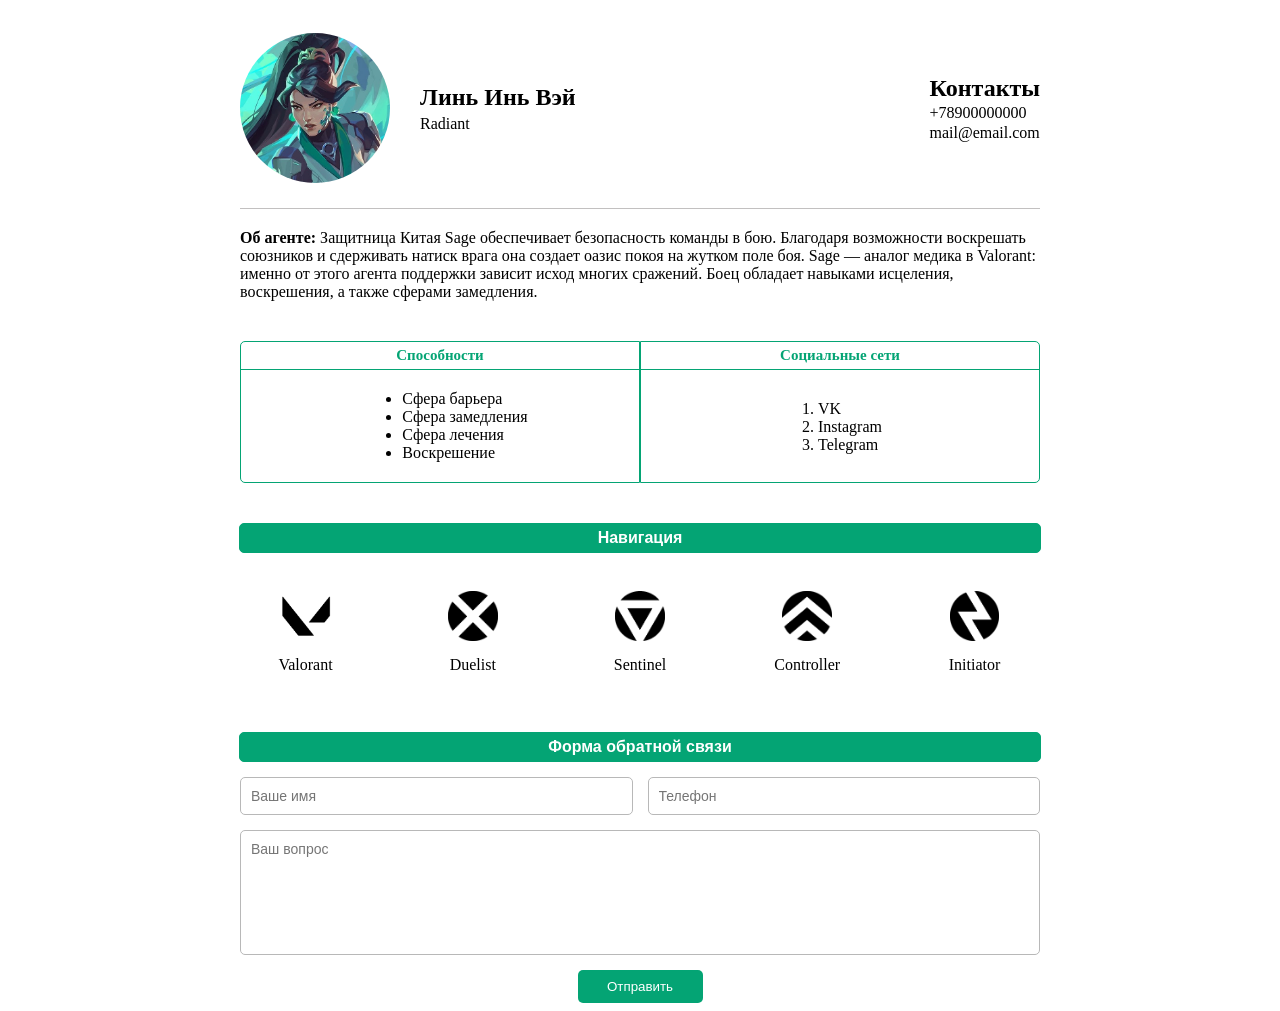
<file: website/index.html>
<!DOCTYPE html>
<html lang="en">

<head>
    <meta charset="UTF-8">
    <meta name="viewport" content="width=device-width, initial-scale=1.0">
    <link rel="stylesheet" href="main.css">
    <title>Website</title>
</head>

<body>
   <div class="wrapper">
    <header class="header">
     <div class="part1">
        <img class="photo" src="./загрузка.jpg" alt="as" weight="150" height="150">
        <div class="info">
            <h1>Линь Инь Вэй</h1>
            <span>Radiant</span>
         </div>
     </div>
     <div class="part2">
        <h2>Контакты</h2>
        <span>+78900000000</span>
        <span>mail@email.com</span>
     </div>
   </div>
    </header>

    <div class="line"></div>

    <div class="depiction">
        <strong>Об агенте:</strong>
        <span> Защитница Китая Sage обеспечивает безопасность команды в бою.
        Благодаря возможности воскрешать союзников и сдерживать натиск врага она создает оазис покоя на жутком поле боя.
        Sage — аналог медика в Valorant: именно от этого агента поддержки зависит исход многих сражений. 
        Боец обладает навыками исцеления, воскрешения, а также сферами замедления.</span>

    </div>
    
    <div class="block1">
     <div class="hobby">
         <h3>Способности</h3>
         <ul>
             <li>Сфера барьера</li>
             <li>Сфера замедления</li>
             <li>Сфера лечения</li>
             <li>Воскрешение</li>
         </ul>
     </div>

     <div class="social-networks">
         <h3>Социальные сети</h3>
         <ol>
             <li><a href="https://vk.com">VK</a></li>
             <li><a href="https://www.instagram.com">Instagram</a></li>
             <li><a href="https://web.telegram.org">Telegram</a></li>
         </ol>
     </div>
    </div>

    <div class="block2">
        <h4>Навигация</h4>
   </div>
  
   <div class="block3">
     <div class="agents">
         <a href="https://playvalorant.com">
          <img class="valorant" src="./Valorant.png" alt="as" weight="50" height="50">
          <span>Valorant</span>
         </a>
         <a href="https://valorant.fandom.com/ru/wiki/%D0%9A%D0%B0%D1%82%D0%B5%D0%B3%D0%BE%D1%80%D0%B8%D1%8F:%D0%94%D1%83%D1%8D%D0%BB%D1%8F%D0%BD%D1%82%D1%8B">
          <img class="valorant" src="./Duelist.png" alt="as" weight="50" height="50">
          <span>Duelist</span>
         </a>
         <a href="https://valorant.fandom.com/ru/wiki/%D0%9A%D0%B0%D1%82%D0%B5%D0%B3%D0%BE%D1%80%D0%B8%D1%8F:%D0%A1%D1%82%D1%80%D0%B0%D0%B6%D0%B8">
          <img class="valorant" src="./Sentinel.png" alt="as" weight="50" height="50">
          <span>Sentinel</span>
         </a>
         <a href="https://valorant.fandom.com/ru/wiki/%D0%9A%D0%B0%D1%82%D0%B5%D0%B3%D0%BE%D1%80%D0%B8%D1%8F:%D0%A1%D0%BF%D0%B5%D1%86%D0%B8%D0%B0%D0%BB%D0%B8%D1%81%D1%82%D1%8B">
          <img class="valorant" src="./Controller.png" alt="as" weight="50" height="50">
          <span>Controller</span>
         </a>
         <a href="https://valorant.fandom.com/ru/wiki/%D0%9A%D0%B0%D1%82%D0%B5%D0%B3%D0%BE%D1%80%D0%B8%D1%8F:%D0%97%D0%B0%D1%87%D0%B8%D0%BD%D1%89%D0%B8%D0%BA%D0%B8">
          <img class="valorant" src="./Initiator.png" alt="as" weight="50" height="50">
          <span>Initiator</span>
         </a>
     </div>
   </div>

   <div class="block4">
        <h4>Форма обратной связи</h4>
   </div>

    <div class="block5">
     <form>
         <div class="form-row">
             <input type="text" placeholder="Ваше имя">
             <input type="text" placeholder="Телефон">
         </div>
         <textarea placeholder="Ваш вопрос"></textarea>
         <button type="submit">Отправить</button>
     </form>
    </div>


</body>


</html>
</file>
<file: website/main.css>
.wrapper {
 width: 800px;
 margin: 0 auto;
 padding: 25px 0px 25px 0px;
}

.header {
    display: flex;
    justify-content:space-between;
}

.part1 {
    display: flex;
    gap: 30px;

}

.photo {
    border-radius: 50%;
}

h1, h2 {
    margin: 0;
    font-size: 24px;
}

.info {
    display: flex;
    flex-direction: column;
    justify-content: center;
    gap: 4px;
}

.part2 {
    display: flex;
    flex-direction: column;
    justify-content: center;
    align-content: flex-end;
    gap: 2px;
}

.line {
    width: 800px;
    margin: 0 auto;
    border-top: 1px solid #c2c0c0;
    padding: 0px 0px 20px 0px;
}

.depiction {
    width: 800px;
    margin: 0 auto;
    padding: 0px 0px 40px 0px;
}

.block1 {
    width: 800px;
    margin: 0 auto;
     display: flex;
    justify-content:center;
    padding: 0px 0px 40px 0px;
}

.hobby {
    border-radius: 5px 0px 0px 5px;
    border: 1.5px solid #04a474;
    flex: 1;
}

.social-networks {
    border-radius: 0px 5px 5px 0px;
    border: 1.5px solid #04a474;
    flex: 1;
}

.hobby h3, .social-networks h3 {
    padding: 5px 5px;
    margin: 0 auto;
    font-size: 15px;
    border-bottom: 1.5px solid #04a474;
    color:#04a474;
    display: flex;
    justify-content:center;
}
.hobby ul {
    width: max-content;
    margin: 0 auto;
    padding: 20px 0 20px 50px;
}
.social-networks ol {
    width: max-content;
    margin: 0 auto;
    padding: 30px 0 20px 20px;
}

.social-networks a {
    color: black;
    text-decoration: none;
}

.social-networks a:hover {
    color: #04a474;
}

.block2 {
    width: 800px;
    margin: 0 auto;
    display: flex;
    justify-content:center;
    border: 1.5px solid #04a474;
    background-color: #04a474;
    border-radius: 5px 5px 5px 5px;
    padding: 5px 0px 5px 0px;

}

.block2 h4 {
    margin: 0;
    color: white;
    font-family: Arial;
}

.block3 {
    width: 800px;
    margin: 0 auto;
    padding: 30px 0px 50px 0px;
}

.agents {
    display: flex;
    justify-content: space-between;
}
.agents a {
    width: 129px;
    height: 97px;
    display: flex;
    flex-direction: column;
    align-items: center;
    justify-content: center;
    gap: 15px;
    border: 1px solid transparent;
    border-radius: 5px;
    color: black;
    text-decoration: none;
}

.agents a:hover {
    border-color: #04a474;
    box-shadow: 0 0 10px #04a474;
}

.block4 {
    width: 800px;
    margin: 0 auto;
    display: flex;
    justify-content:center;
    border: 1.5px solid #04a474;
    background-color: #04a474;
    border-radius: 5px 5px 5px 5px;
    padding: 5px 0px 5px 0px;
}

.block4 h4 {
    margin: 0;
    color: white;
    font-family: Arial;
}

.block5 {
    width: 800px;
    margin: 0 auto;
}

.block5 form {
    display: flex;
    flex-wrap: wrap;
    justify-content: center;
    gap: 15px;
    margin-top: 15px;
}

.form-row {
    display: flex;
    gap: 15px;
    width: 100%;
}

.form-row input {
    flex: 1;
    padding: 10px;
    box-sizing: border-box;
}

textarea {
    width: 100%;
    height: 103px;
    padding: 10px;
    resize: none;
}

input, textarea {
    border: 1px solid #b8b8b8;
    border-radius: 5px;
    outline: none;
    font-size: 14px;
    font-family: Arial;
}

button {
    width: 125px;
    height: 33px;
    margin: 0 auto;
    border: none;
    border-radius: 5px;
    background: #04a474;
    color: white;
    cursor: pointer;
}

button:hover {
    background: #04a474;
}
</file>
